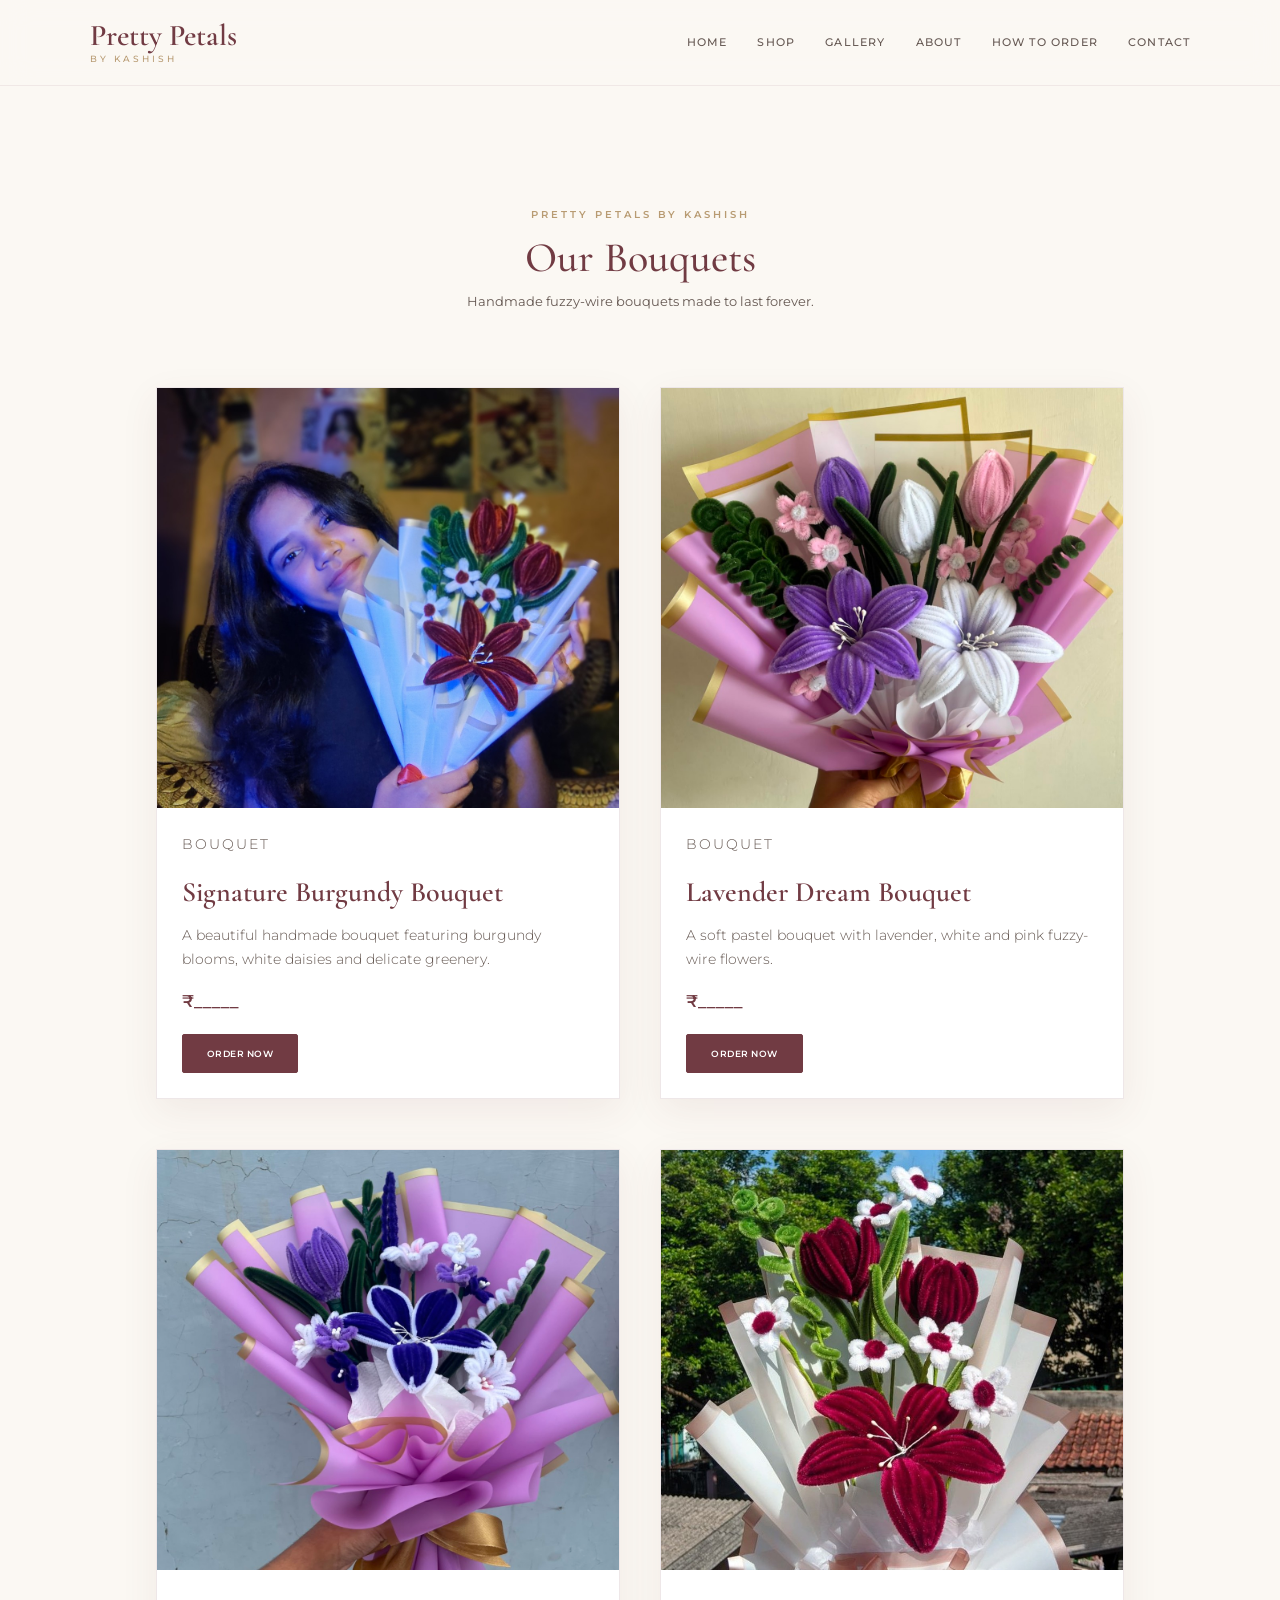
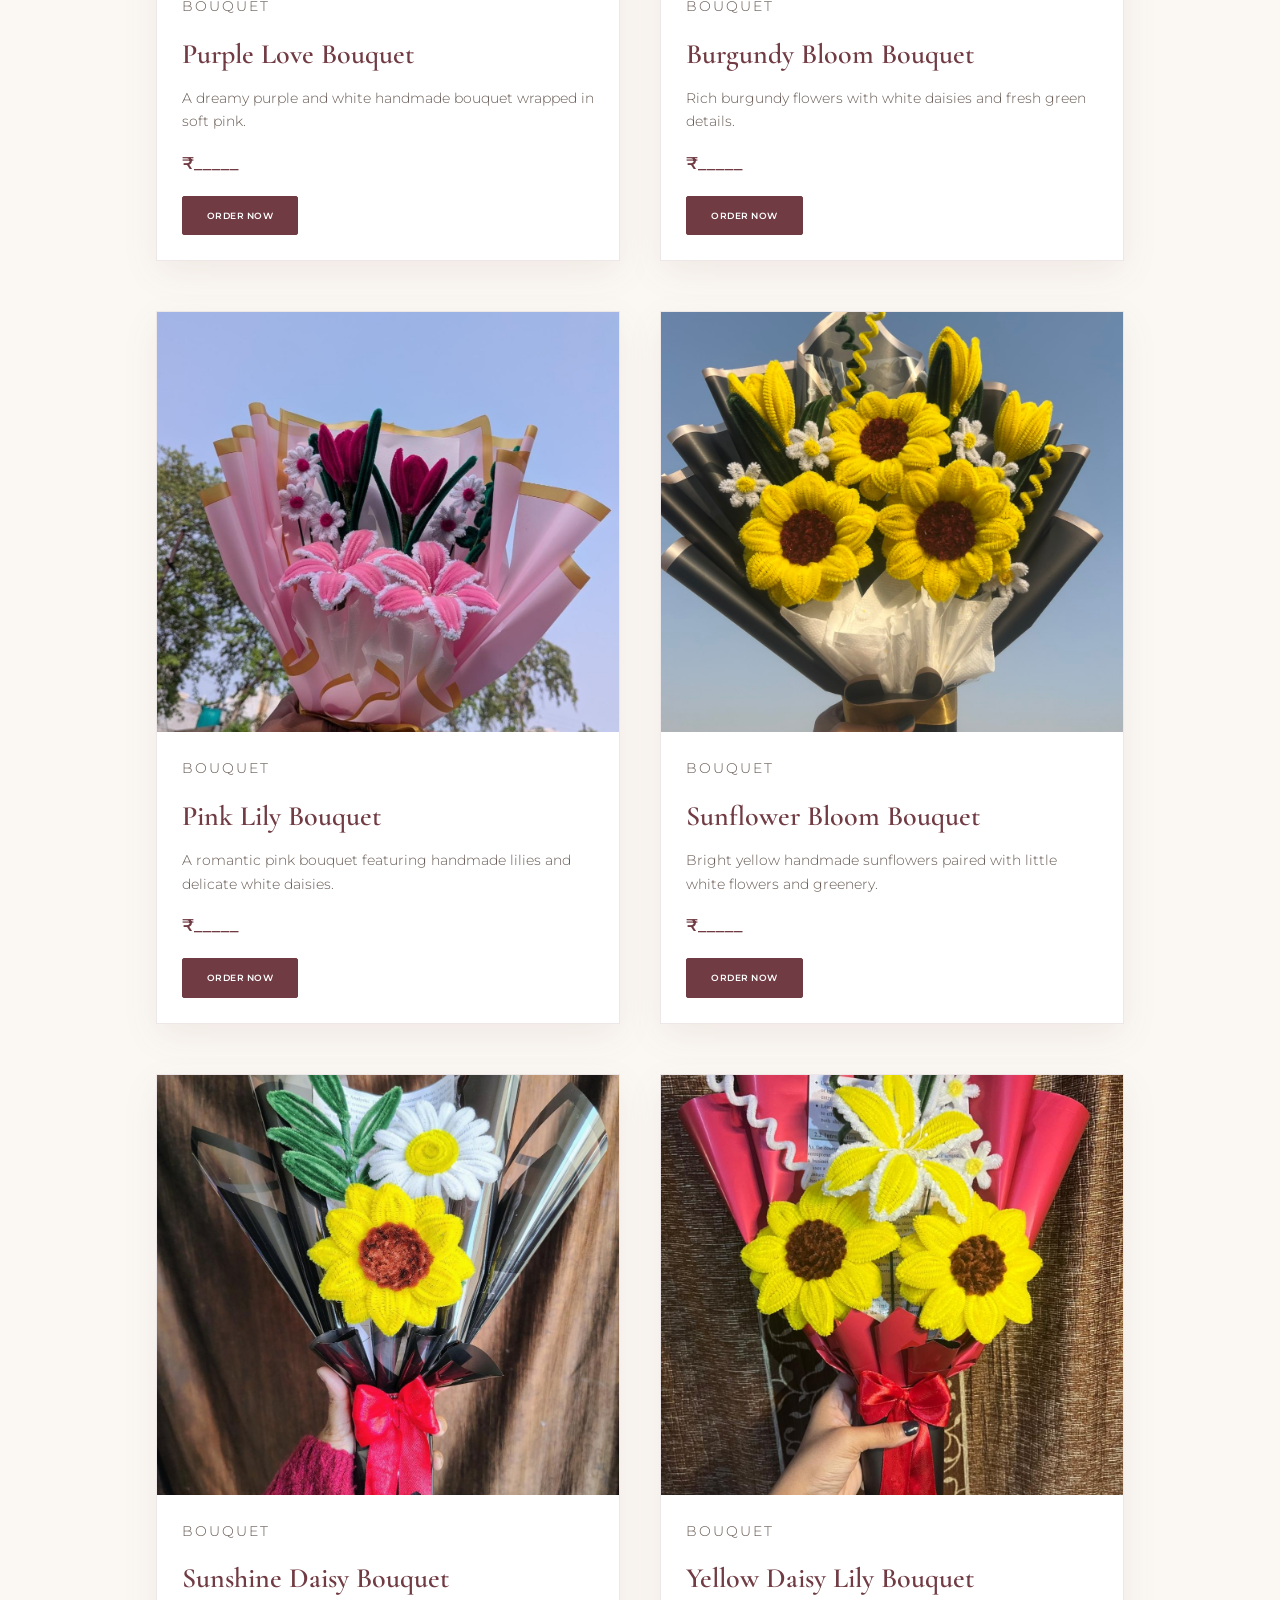
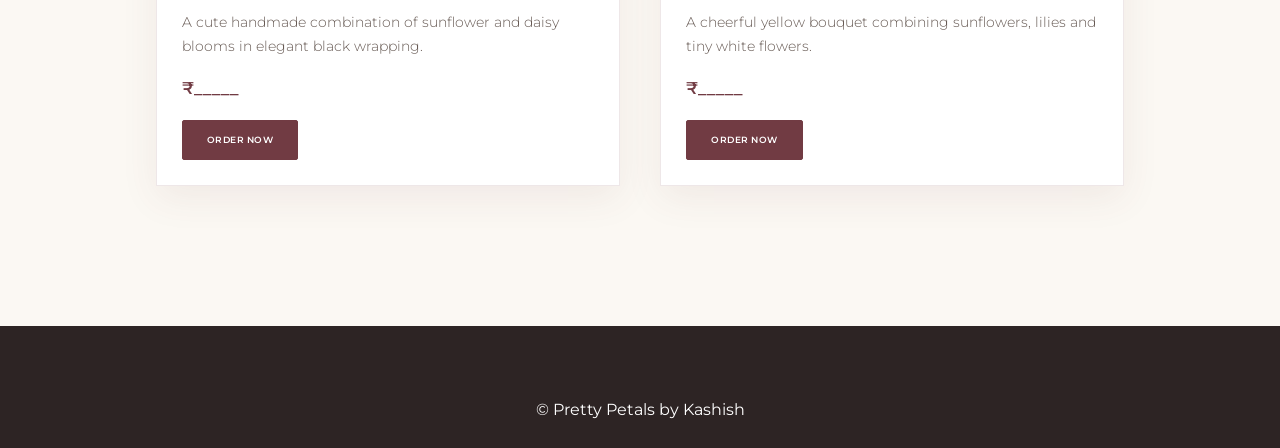
<file: bouquets.html>
<!DOCTYPE html>
<html lang="en">

<head>
    <meta charset="UTF-8">
    <meta name="viewport" content="width=device-width, initial-scale=1.0">

    <title>Bouquets | Pretty Petals by Kashish</title>

    <link rel="stylesheet" href="style.css">
</head>

<body class="bouquet-page">
<!-- ================= NAVIGATION ================= -->

<header class="navbar">

    <div class="logo">
        Pretty Petals
        <span>BY KASHISH</span>
    </div>

    <nav class="nav-links">
        <a href="index.html">Home</a>
        <a href="index.html#shop">Shop</a>
        <a href="index.html#gallery">Gallery</a>
        <a href="index.html#about">About</a>
        <a href="index.html#order">How to Order</a>
        <a href="index.html#contact">Contact</a>
    </nav>

</header>


<!-- ================= BOUQUETS ================= -->

<section class="shop-section">

    <div class="section-heading">

        <p class="eyebrow">PRETTY PETALS BY KASHISH</p>

        <h2>Our Bouquets</h2>

        <p>
            Handmade fuzzy-wire bouquets made to last forever.
        </p>

    </div>


    <div class="products">


        <!-- BOUQUET 1 -->

        <div class="product-card">

            <img src="mewithbouquet.jpg"
                 alt="Signature Burgundy Bouquet">

            <div class="product-info">

                <p class="product-category">BOUQUET</p>

                <h3>Signature Burgundy Bouquet</h3>

                <p>
                    A beautiful handmade bouquet featuring burgundy blooms,
                    white daisies and delicate greenery.
                </p>

                <strong>₹_____</strong>

                <a href="https://wa.me/918178930376"
                   target="_blank"
                   class="product-btn">
                    ORDER NOW
                </a>

            </div>

        </div>


        <!-- BOUQUET 2 -->

        <div class="product-card">

            <img src="bouquet1.jpg"
                 alt="Lavender Dream Bouquet">

            <div class="product-info">

                <p class="product-category">BOUQUET</p>

                <h3>Lavender Dream Bouquet</h3>

                <p>
                    A soft pastel bouquet with lavender, white and pink
                    fuzzy-wire flowers.
                </p>

                <strong>₹_____</strong>

                <a href="https://wa.me/918178930376"
                   target="_blank"
                   class="product-btn">
                    ORDER NOW
                </a>

            </div>

        </div>


        <!-- BOUQUET 3 -->

        <div class="product-card">

            <img src="bouquet2.jpg"
                 alt="Purple Love Bouquet">

            <div class="product-info">

                <p class="product-category">BOUQUET</p>

                <h3>Purple Love Bouquet</h3>

                <p>
                    A dreamy purple and white handmade bouquet wrapped
                    in soft pink.
                </p>

                <strong>₹_____</strong>

                <a href="https://wa.me/918178930376"
                   target="_blank"
                   class="product-btn">
                    ORDER NOW
                </a>

            </div>

        </div>


        <!-- BOUQUET 4 -->

        <div class="product-card">

            <img src="bouquet3.jpg"
                 alt="Burgundy Bloom Bouquet">

            <div class="product-info">

                <p class="product-category">BOUQUET</p>

                <h3>Burgundy Bloom Bouquet</h3>

                <p>
                    Rich burgundy flowers with white daisies and
                    fresh green details.
                </p>

                <strong>₹_____</strong>

                <a href="https://wa.me/918178930376"
                   target="_blank"
                   class="product-btn">
                    ORDER NOW
                </a>

            </div>

        </div>


        <!-- BOUQUET 5 -->

        <div class="product-card">

            <img src="bouquet4.jpg"
                 alt="Pink Lily Bouquet">

            <div class="product-info">

                <p class="product-category">BOUQUET</p>

                <h3>Pink Lily Bouquet</h3>

                <p>
                    A romantic pink bouquet featuring handmade lilies
                    and delicate white daisies.
                </p>

                <strong>₹_____</strong>

                <a href="https://wa.me/918178930376"
                   target="_blank"
                   class="product-btn">
                    ORDER NOW
                </a>

            </div>

        </div>


        <!-- BOUQUET 6 -->

        <div class="product-card">

            <img src="bouquet5.jpg"
                 alt="Sunflower Bloom Bouquet">

            <div class="product-info">

                <p class="product-category">BOUQUET</p>

                <h3>Sunflower Bloom Bouquet</h3>

                <p>
                    Bright yellow handmade sunflowers paired with
                    little white flowers and greenery.
                </p>

                <strong>₹_____</strong>

                <a href="https://wa.me/918178930376"
                   target="_blank"
                   class="product-btn">
                    ORDER NOW
                </a>

            </div>

        </div>


        <!-- BOUQUET 7 -->

        <div class="product-card">

            <img src="bouquet6.jpg"
                 alt="Sunshine Daisy Bouquet">

            <div class="product-info">

                <p class="product-category">BOUQUET</p>

                <h3>Sunshine Daisy Bouquet</h3>

                <p>
                    A cute handmade combination of sunflower and
                    daisy blooms in elegant black wrapping.
                </p>

                <strong>₹_____</strong>

                <a href="https://wa.me/918178930376"
                   target="_blank"
                   class="product-btn">
                    ORDER NOW
                </a>

            </div>

        </div>


        <!-- BOUQUET 8 -->

        <div class="product-card">

            <img src="bouquet7.jpg"
                 alt="Yellow Daisy Lily Bouquet">

            <div class="product-info">

                <p class="product-category">BOUQUET</p>

                <h3>Yellow Daisy Lily Bouquet</h3>

                <p>
                    A cheerful yellow bouquet combining sunflowers,
                    lilies and tiny white flowers.
                </p>

                <strong>₹_____</strong>

                <a href="https://wa.me/918178930376"
                   target="_blank"
                   class="product-btn">
                    ORDER NOW
                </a>

            </div>

        </div>


    </div>

</section>


<!-- ================= FOOTER ================= -->

<footer class="footer">

    <p>© Pretty Petals by Kashish</p>

</footer>


</body>
</html>
</file>
<file: style.css>
@import url('https://fonts.googleapis.com/css2?family=Cormorant+Garamond:wght@400;500;600;700&family=Montserrat:wght@300;400;500;600&display=swap');


/* =========================================
   VARIABLES
========================================= */

:root {
    --ivory: #fbf8f3;
    --cream: #f4ede5;
    --blush: #ead4d1;
    --rose: #b77b7d;
    --burgundy: #713b43;
    --brown: #665953;
    --dark: #292323;
    --white: #ffffff;
    --gold: #b89b72;

    --serif: 'Cormorant Garamond', serif;
    --sans: 'Montserrat', sans-serif;
}


/* =========================================
   RESET
========================================= */

* {
    margin: 0;
    padding: 0;
    box-sizing: border-box;
}

html {
    scroll-behavior: smooth;
}

body {
    background: var(--ivory);
    color: var(--dark);
    font-family: var(--sans);
    line-height: 1.7;
    overflow-x: hidden;
}

a {
    color: inherit;
    text-decoration: none;
}

img {
    max-width: 100%;
}


/* =========================================
   NAVBAR
========================================= */

.navbar {
    position: sticky;
    top: 0;
    z-index: 1000;

    display: flex;
    align-items: center;
    justify-content: space-between;

    padding: 22px 7%;

    background: rgba(251, 248, 243, 0.92);

    backdrop-filter: blur(15px);

    border-bottom: 1px solid rgba(113, 59, 67, 0.08);
}

.logo {
    font-family: var(--serif);
    font-size: 30px;
    font-weight: 600;
    line-height: 0.9;

    color: var(--burgundy);
}

.logo span {
    display: block;

    margin-top: 6px;

    font-family: var(--sans);
    font-size: 9px;
    font-weight: 500;

    letter-spacing: 3px;

    color: var(--gold);
}

.nav-links {
    display: flex;
    gap: 30px;
}

.nav-links a {
    position: relative;

    font-size: 11px;
    font-weight: 500;

    letter-spacing: 1.2px;
    text-transform: uppercase;

    color: var(--brown);

    transition: 0.3s ease;
}

.nav-links a:hover {
    color: var(--burgundy);
}

.nav-links a::after {
    content: "";

    position: absolute;
    left: 0;
    bottom: -7px;

    width: 0;
    height: 1px;

    background: var(--burgundy);

    transition: 0.3s ease;
}

.nav-links a:hover::after {
    width: 100%;
}

.menu-btn {
    display: none;

    border: none;
    background: none;

    font-size: 25px;

    color: var(--burgundy);
}


/* =========================================
   HERO
   THIS IS THE NEW DISSOLVED PHOTO
========================================= */

.hero {
    position: relative;

    min-height: 88vh;

    display: flex;
    align-items: center;

    padding: 80px 9%;

    overflow: hidden;

    background:
        radial-gradient(
            circle at 75% 45%,
            rgba(234, 212, 209, 0.45),
            transparent 35%
        ),
        var(--ivory);
}


/* =========================================
   FULL SCREEN DISSOLVED HERO PHOTO
========================================= */

.hero {
    position: relative;
    overflow: hidden;
    min-height: 88vh;

    display: flex;
    align-items: center;

    padding: 80px 9%;

    background: var(--ivory);
}

/* Make the image cover the whole hero */

.hero-image {
    display: flex;
    ...
}
.hero-image img {
    width: 100%;
    height: 100%;
    object-fit: cover;

    /* This creates the soft/dissolved effect */
    -webkit-mask-image: radial-gradient(
        ellipse at center,
        black 25%,
        rgba(0,0,0,0.8) 45%,
        rgba(0,0,0,0.35) 70%,
        transparent 100%
    );

    mask-image: radial-gradient(
        ellipse at center,
        black 25%,
        rgba(0,0,0,0.8) 45%,
        rgba(0,0,0,0.35) 70%,
        transparent 100%
    );

    opacity: 0.38;
}

/* Keep your text ABOVE the photo */
.hero-text {
    position: relative;
    z-index: 2;
}
/* HERO TEXT */

.hero-content {
    position: relative;

    z-index: 2;

    max-width: 650px;
}

.eyebrow {
    margin-bottom: 15px;

    font-size: 10px;
    font-weight: 600;

    letter-spacing: 3px;

    text-transform: uppercase;

    color: var(--gold);
}

.hero h1 {
    margin-bottom: 25px;

    font-family: var(--serif);

    font-size: clamp(65px, 8vw, 110px);

    font-weight: 500;

    line-height: 0.82;

    letter-spacing: -2px;

    color: var(--dark);
}

.hero h1 span {
    display: block;

    color: var(--burgundy);

    font-style: italic;
}

.hero-description {
    max-width: 530px;

    margin-bottom: 35px;

    font-size: 14px;
    font-weight: 300;

    color: var(--brown);
}

.hero-buttons {
    display: flex;

    gap: 15px;

    flex-wrap: wrap;
}


/* HERO TAGLINE */

.hero-tagline {
    position: absolute;

    bottom: 50px;
    right: 12%;

    z-index: 2;

    font-family: var(--serif);

    font-size: 19px;

    font-style: italic;

    color: var(--burgundy);
}


/* =========================================
   BUTTONS
========================================= */

.btn {
    display: inline-flex;

    align-items: center;
    justify-content: center;

    min-height: 52px;

    padding: 0 30px;

    font-size: 10px;
    font-weight: 600;

    letter-spacing: 1.5px;

    text-transform: uppercase;

    transition: 0.3s ease;
}

.btn:hover {
    transform: translateY(-3px);
}

.btn-primary {
    background: var(--burgundy);

    color: var(--white);

    box-shadow:
        0 12px 30px rgba(113, 59, 67, 0.18);
}

.btn-primary:hover {
    background: #5d3037;
}

.btn-outline {
    border: 1px solid rgba(113, 59, 67, 0.3);

    color: var(--burgundy);

    background: rgba(255,255,255,0.25);
}

.btn-outline:hover {
    background: var(--white);
}


/* =========================================
   INTRO
========================================= */

.intro {
    padding: 120px 20px;

    text-align: center;

    background: var(--white);
}

.intro h2 {
    margin-bottom: 25px;

    font-family: var(--serif);

    font-size: clamp(45px, 6vw, 75px);

    font-weight: 500;

    line-height: 0.9;

    color: var(--burgundy);
}

.intro > p:last-child {
    max-width: 650px;

    margin: auto;

    font-size: 14px;

    font-weight: 300;

    color: var(--brown);
}


/* =========================================
   SECTION HEADINGS
========================================= */

.section-heading {
    max-width: 700px;

    margin: 0 auto 55px;

    text-align: center;
}

.section-heading h2 {
    margin-bottom: 15px;

    font-family: var(--serif);

    font-size: clamp(42px, 5vw, 68px);

    font-weight: 500;

    line-height: 0.95;

    color: var(--burgundy);
}

.section-heading > p:last-child {
    max-width: 550px;

    margin: auto;

    font-size: 13px;

    color: var(--brown);
}


/* =========================================
   SHOP
========================================= */

.shop-section {
    padding: 120px 7%;
}

.category-grid {
    display: grid;

    grid-template-columns: repeat(3, 1fr);

    gap: 20px;
}

.category-card {
    overflow: hidden;

    background: var(--white);

    border: 1px solid rgba(113, 59, 67, 0.08);

    transition: 0.4s ease;
}

.category-card:hover {
    transform: translateY(-8px);

    box-shadow:
        0 25px 50px rgba(113, 59, 67, 0.12);
}

.category-image {
    height: 260px;

    overflow: hidden;

    background: var(--blush);
}

.category-image img {
    width: 100%;
    height: 100%;

    object-fit: cover;

    transition: transform 0.5s ease;
}

.category-card:hover .category-image img {
    transform: scale(1.05);
}

.category-soft {
    display: flex;

    align-items: center;
    justify-content: center;

    font-size: 75px;
}

.category-info {
    padding: 25px;
}

.category-info h3 {
    margin-bottom: 8px;

    font-family: var(--serif);

    font-size: 29px;

    color: var(--burgundy);
}

.category-info p {
    min-height: 45px;

    font-size: 11px;

    font-weight: 300;

    color: var(--brown);
}

.category-info span {
    display: inline-block;

    margin-top: 15px;

    font-size: 10px;

    font-weight: 600;

    letter-spacing: 1px;

    text-transform: uppercase;

    color: var(--burgundy);
}


/* =========================================
   PRODUCTS
========================================= */

.products-section {
    padding: 120px 7%;

    background: var(--cream);
}

.product-grid {
    display: grid;

    grid-template-columns: repeat(4, 1fr);

    gap: 20px;
}



.product-card:hover {
    transform: translateY(-7px);

    box-shadow:
        0 25px 50px rgba(113, 59, 67, 0.12);
}

.product-card > img {
    display: block;

    width: 100%;
    height: 300px;

    object-fit: cover;
}

.product-info {
    padding: 22px;
}

.product-category {
    margin-bottom: 7px;

    font-size: 9px;

    font-weight: 600;

    letter-spacing: 2px;

    color: var(--gold);
}

.product-info h3 {
    margin-bottom: 8px;

    font-family: var(--serif);

    font-size: 25px;

    color: var(--burgundy);
}

.product-price {
    margin-bottom: 18px;

    font-size: 12px;

    color: var(--brown);
}

.product-btn {
    display: block;

    padding: 11px;

    border: 1px solid rgba(113, 59, 67, 0.2);

    text-align: center;

    font-size: 9px;

    font-weight: 600;

    letter-spacing: 1px;

    text-transform: uppercase;

    color: var(--burgundy);

    transition: 0.3s ease;
}

.product-btn:hover {
    background: var(--burgundy);

    color: var(--white);
}


/* =========================================
   ABOUT
========================================= */

.about-section {
    display: grid;

    grid-template-columns: 1fr 1fr;

    min-height: 650px;

    align-items: center;
}

.about-image {
    height: 100%;

    min-height: 650px;

    overflow: hidden;

    background: var(--blush);
}

.about-image img {
    width: 100%;
    height: 100%;

    object-fit: cover;
}

.about-content {
    padding: 80px 10%;
}

.about-content h2 {
    margin-bottom: 25px;

    font-family: var(--serif);

    font-size: clamp(45px, 5vw, 70px);

    font-weight: 500;

    line-height: 0.9;

    color: var(--dark);
}

.about-content h2 span {
    display: block;

    color: var(--burgundy);

    font-style: italic;
}

.about-content p {
    margin-bottom: 18px;

    font-size: 13px;

    font-weight: 300;

    color: var(--brown);
}


/* =========================================
   GALLERY
========================================= */

.gallery-section {
    padding: 120px 7%;

    text-align: center;

    background: var(--white);
}

.gallery-grid {
    display: grid;

    grid-template-columns: repeat(4, 1fr);

    grid-auto-rows: 250px;

    gap: 12px;

    margin-bottom: 45px;
}

.gallery-item {
    overflow: hidden;

    background: var(--cream);
}


.gallery-item:hover img {
    transform: scale(1.04);
}

.gallery-item.large {
    grid-column: span 2;

    grid-row: span 2;
}

.instagram-button {
    display: inline-block;

    padding: 15px 30px;

   background: #713b43:
    font-size: 10px;

    font-weight: 600;

    letter-spacing: 1px;

    text-transform: uppercase;

    color: var(--burgundy);

    transition: 0.3s ease;
}

.instagram-button:hover {
    background: var(--burgundy);

    color: var(--white);
}


/* =========================================
   CUSTOM ORDER
========================================= */

.custom-section {
    padding: 130px 20px;

    text-align: center;

    background: var(--burgundy);

    color: var(--white);
}

.custom-section h2 {
    max-width: 800px;

    margin: 0 auto 25px;

    font-family: var(--serif);

    font-size: clamp(50px, 7vw, 85px);

    font-weight: 500;

    line-height: 0.9;
}

.custom-section h2 span {
    display: block;

    font-style: italic;

    color: var(--blush);
}

.custom-section > p:not(.eyebrow) {
    max-width: 600px;

    margin: 0 auto 35px;

    font-size: 13px;

    font-weight: 300;

    opacity: 0.85;
}

.custom-section .btn-primary {
    background: var(--white);

    color: var(--burgundy);
}


/* =========================================
   HOW TO ORDER
========================================= */

.order-section {
    padding: 120px 7%;
}

.steps-grid {
    display: grid;

    grid-template-columns: repeat(4, 1fr);

    gap: 30px;
}

.step {
    padding: 30px;

    border-top: 1px solid rgba(113, 59, 67, 0.25);
}

.step > span {
    display: block;

    margin-bottom: 25px;

    font-family: var(--serif);

    font-size: 35px;

    color: var(--gold);
}

.step h3 {
    margin-bottom: 12px;

    font-family: var(--serif);

    font-size: 28px;

    color: var(--burgundy);
}

.step p {
    font-size: 12px;

    font-weight: 300;

    color: var(--brown);
}


/* =========================================
   CONTACT
========================================= */

.contact-section {
    padding: 120px 7%;

    text-align: center;

    background: var(--cream);
}

.contact-content {
    max-width: 800px;

    margin: auto;
}

.contact-content h2 {
    margin-bottom: 20px;

    font-family: var(--serif);

    font-size: clamp(50px, 7vw, 80px);

    font-weight: 500;

    line-height: 0.9;
}

.contact-content h2 span {
    display: block;

    color: var(--burgundy);

    font-style: italic;
}

.contact-content > p:not(.eyebrow) {
    max-width: 550px;

    margin: 0 auto 35px;

    font-size: 13px;

    font-weight: 300;

    color: var(--brown);
}

.contact-buttons {
    display: flex;

    justify-content: center;

    gap: 12px;

    flex-wrap: wrap;
}

.contact-button {
    min-width: 140px;

    padding: 15px 25px;

    background: var(--white);

    border: 1px solid rgba(113, 59, 67, 0.15);

    font-size: 10px;

    font-weight: 600;

    letter-spacing: 1px;

    text-transform: uppercase;

    color: var(--burgundy);

    transition: 0.3s ease;
}

.contact-button:hover {
    background: var(--burgundy);

    color: var(--white);
}


/* =========================================
   FOOTER
========================================= */

footer {
    padding: 70px 7% 25px;

    text-align: center;

    background: #2d2424;

    color: var(--white);
}

.footer-brand h2 {
    font-family: var(--serif);

    font-size: 40px;

    font-weight: 500;
}

.footer-brand p {
    margin-top: -8px;

    font-size: 9px;

    letter-spacing: 3px;

    color: var(--gold);
}

.footer-brand span {
    display: block;

    margin-top: 15px;

    font-family: var(--serif);

    font-size: 18px;

    font-style: italic;

    color: var(--blush);
}

.footer-links {
    display: flex;

    justify-content: center;

    gap: 25px;

    margin: 40px 0;
}

.footer-links a {
    font-size: 9px;

    letter-spacing: 1px;

    text-transform: uppercase;

    opacity: 0.75;
}

.footer-bottom {
    padding-top: 20px;

    border-top: 1px solid rgba(255,255,255,0.1);
}

.footer-bottom p {
    font-size: 9px;

    opacity: 0.5;
}


/* =========================================
   TABLET
========================================= */

@media (max-width: 1000px) {

    .category-grid {
        grid-template-columns: repeat(2, 1fr);
    }

    .product-grid {
        grid-template-columns: repeat(2, 1fr);
    }

    .steps-grid {
        grid-template-columns: repeat(2, 1fr);
    }

    .hero-image {
        width: 70%;
    }
}


/* =========================================
   MOBILE
========================================= */

@media (max-width: 700px) {

    .navbar {
        padding: 18px 6%;
    }

    .nav-links {
        display: none;
    }

    .menu-btn {
        display: block;
    }


    /* MOBILE HERO */

    .hero {
        min-height: 820px;

        padding: 90px 7% 80px;

        justify-content: center;

        text-align: center;
    }

    .hero-content {
        max-width: 100%;
    }

    .hero h1 {
        font-size: clamp(58px, 17vw, 90px);
    }

    .hero-description {
        margin-left: auto;
        margin-right: auto;
    }

    .hero-buttons {
        justify-content: center;
    }


    /* MOBILE DISSOLVED IMAGE */

    .hero-image {
        top: 180px;
        right: 0;

        width: 100%;
        height: 520px;

        opacity: 0.9;
    }

    .hero-image img {
        opacity: 0.30;

        -webkit-mask-image:
            radial-gradient(
                ellipse at center,
                black 15%,
                rgba(0,0,0,0.7) 40%,
                rgba(0,0,0,0.25) 65%,
                transparent 85%
            );

        mask-image:
            radial-gradient(
                ellipse at center,
                black 15%,
                rgba(0,0,0,0.7) 40%,
                rgba(0,0,0,0.25) 65%,
                transparent 85%
            );
    }

    .hero-tagline {
        right: auto;
        left: 0;

        width: 100%;

        bottom: 35px;

        text-align: center;
    }


    .intro,
    .shop-section,
    .products-section,
    .gallery-section,
    .order-section,
    .contact-section {
        padding: 80px 6%;
    }


    .category-grid {
        grid-template-columns: 1fr;
    }

    .product-grid {
        grid-template-columns: 1fr 1fr;
    }

    .product-card > img {
        height: 240px;
    }


    .about-section {
        grid-template-columns: 1fr;
    }

    .about-image {
        min-height: 400px;
    }

    .about-content {
        padding: 70px 7%;
    }


    .gallery-grid {
        grid-template-columns: 1fr 1fr;

        grid-auto-rows: 180px;
    }

    .gallery-item.large {
        grid-column: span 2;

        grid-row: span 1;
    }


    .steps-grid {
        grid-template-columns: 1fr;
    }

    .footer-links {
        flex-wrap: wrap;
    }
}


/* =========================================
   SMALL PHONES
========================================= */

@media (max-width: 450px) {

    .logo {
        font-size: 26px;
    }

    .product-grid {
        grid-template-columns: 1fr;
    }

    .product-card > img {
        height: 280px;
    }

    .hero-buttons {
        flex-direction: column;
    }

    .btn {
        width: 100%;
    }

    .contact-buttons {
        flex-direction: column;
    }

    .contact-button {
        width: 100%;
    }
}
/* ================================
   PRODUCT & GALLERY IMAGE SIZE
================================ */

.product-card {
    overflow: hidden;
}

.product-card img {
    width: 100%;
    height: 260px;
    object-fit: cover;
    display: block;
}

.gallery-grid {
    display: grid;
    grid-template-columns: repeat(4, 1fr);
    gap: 15px;
}

.gallery-grid img {
    width: 100%;
    height: 250px;
    object-fit: cover;
    display: block;
}

/* Mobile */
@media (max-width: 700px) {
    .product-card img {
        height: 220px;
    }

    .gallery-grid {
        grid-template-columns: 1fr 1fr;
    }

    .gallery-grid img {
        height: 180px;
    }
}
/* =========================================
   HERO - FULL BACKGROUND DISSOLVED PHOTO
========================================= */

.hero {
    position: relative !important;
    overflow: hidden !important;
    min-height: 88vh !important;

    display: flex !important;
    align-items: center !important;

    padding: 80px 9% !important;

    background: var(--ivory) !important;
}

/* FULL HERO PHOTO */
.hero-image {
    position: absolute !important;
    inset: 0 !important;

    width: 100% !important;
    height: 100% !important;

    display: block !important;

    z-index: 0 !important;

    pointer-events: none !important;
}

/* PHOTO ITSELF */
.hero-image img {
    position: absolute !important;
    inset: -5% !important;

    width: 110% !important;
    height: 110% !important;

    max-width: none !important;

    object-fit: cover !important;

    opacity: 0.32 !important;

    border-radius: 0 !important;

    /*
       DISSOLVE THE PHOTO INTO THE BACKGROUND
       on every side
    */
    -webkit-mask-image: radial-gradient(
        ellipse 75% 70% at center,
        black 15%,
        rgba(0,0,0,0.85) 40%,
        rgba(0,0,0,0.45) 65%,
        transparent 100%
    ) !important;

    mask-image: radial-gradient(
        ellipse 75% 70% at center,
        black 15%,
        rgba(0,0,0,0.85) 40%,
        rgba(0,0,0,0.45) 65%,
        transparent 100%
    ) !important;
}

/* TEXT MUST STAY ABOVE PHOTO */
.hero-text {
    position: relative !important;
    z-index: 5 !important;
}

/* Make the text easier to read */
.hero-text h1,
.hero-text p,
.hero-text .small-heading,
.hero-text .hero-buttons {
    position: relative;
    z-index: 6;
}


/* =========================================
   MOBILE
========================================= */

@media (max-width: 700px) {

    .hero {
        min-height: 90vh !important;
        padding: 70px 6% !important;
    }

    .hero-image {
        inset: 0 !important;
    }

    .hero-image img {
        inset: -10% !important;

        width: 120% !important;
        height: 120% !important;

        opacity: 0.27 !important;

        -webkit-mask-image: radial-gradient(
            ellipse 90% 65% at center,
            black 10%,
            rgba(0,0,0,0.75) 45%,
            rgba(0,0,0,0.3) 70%,
            transparent 100%
        ) !important;

        mask-image: radial-gradient(
            ellipse 90% 65% at center,
            black 10%,
            rgba(0,0,0,0.75) 45%,
            rgba(0,0,0,0.3) 70%,
            transparent 100%
        ) !important;
    }
}
/* =========================================
   PREMIUM PRODUCT CARDS
========================================= */

.products {
    display: grid;
    grid-template-columns: repeat(3, 1fr);
    gap: 28px;
    max-width: 1200px;
    margin: 50px auto 0;
}

.product-card {
    background: #ffffff;
    overflow: hidden;
    border: 1px solid rgba(113, 59, 67, 0.08);
    transition: transform 0.35s ease, box-shadow 0.35s ease;
}

.product-card:hover {
    transform: translateY(-6px);
    box-shadow: 0 20px 45px rgba(113, 59, 67, 0.12);
}

.product-card img {
    width: 100%;
    height: 300px;
    object-fit: cover;
    display: block;
}

.product-info {
    padding: 22px;
}

.product-info h3 {
    margin-bottom: 7px;
    font-family: var(--serif);
    font-size: 28px;
    font-weight: 600;
    color: var(--burgundy);
}

.product-info p {
    margin-bottom: 12px;
    font-size: 12px;
    font-weight: 300;
    color: var(--brown);
}

.product-info strong {
    font-size: 12px;
    font-weight: 600;
    color: var(--burgundy);
}


/* MOBILE */

@media (max-width: 700px) {

    .products {
        grid-template-columns: 1fr 1fr;
        gap: 14px;
    }

    .product-card img {
        height: 210px;
    }

    .product-info {
        padding: 15px;
    }

    .product-info h3 {
        font-size: 22px;
    }

    .product-info p {
        font-size: 10px;
    }
}


@media (max-width: 450px) {

    .products {
        grid-template-columns: 1fr;
    }

    .product-card img {
        height: 280px;
    }
}
.product-category {
    margin-bottom: 8px;
    font-size: 9px;
    font-weight: 600;
    letter-spacing: 2px;
    color: var(--gold);
}

.product-info strong {
    display: block;
    margin-top: 12px;
    color: var(--burgundy);
}

.product-btn {
    display: block;
    margin-top: 18px;
    padding: 12px;
    border: 1px solid rgba(113, 59, 67, 0.2);
    text-align: center;
    font-size: 9px;
    font-weight: 600;
    letter-spacing: 1px;
    text-transform: uppercase;
    color: var(--burgundy);
    transition: 0.3s ease;
}

.product-btn:hover {
    background: var(--burgundy);
    color: white;
}
/* =========================================
   MOBILE MENU
========================================= */

@media (max-width: 700px) {

    .navbar {
        position: relative;
    }

    .menu-btn {
        display: block;
        border: none;
        background: transparent;
        font-size: 26px;
        color: var(--burgundy);
        cursor: pointer;
    }

    .navbar nav {
        display: none;
        position: absolute;
        top: 100%;
        left: 0;
        width: 100%;

        padding: 25px;

        background: var(--ivory);
        border-top: 1px solid rgba(113, 59, 67, 0.1);
        box-shadow: 0 15px 30px rgba(113, 59, 67, 0.08);
    }

    .navbar nav.mobile-menu {
        display: flex;
        flex-direction: column;
        align-items: center;
        gap: 20px;
    }

    .navbar nav a {
        font-size: 12px;
    }
}
/* =========================================
   MOBILE MENU - FINAL
========================================= */

@media (max-width: 700px) {

    .navbar {
        position: relative !important;
    }

    .menu-btn {
        display: block !important;
        border: none !important;
        background: transparent !important;
        font-size: 28px !important;
        color: var(--burgundy) !important;
        cursor: pointer !important;
        z-index: 1001 !important;
    }

    .navbar nav {
        display: none !important;

        position: absolute !important;
        top: 100% !important;
        left: 0 !important;
        right: 0 !important;

        width: 100% !important;

        padding: 25px 20px !important;

        background: var(--ivory) !important;

        box-shadow: 0 15px 35px rgba(113, 59, 67, 0.12) !important;

        flex-direction: column !important;
        align-items: center !important;
        gap: 22px !important;

        z-index: 1000 !important;
    }

    .navbar nav.show-menu {
        display: flex !important;
    }

    .navbar nav a {
        display: block !important;
        font-size: 12px !important;
    }
}
/* =========================================
   WORKING MOBILE MENU
========================================= */

@media (max-width: 700px) {

    .menu-btn {
        display: block !important;
        position: relative;
        z-index: 9999;
        cursor: pointer;
    }

    .nav-links {
        display: none !important;

        position: absolute !important;
        top: 100% !important;
        left: 0 !important;

        width: 100% !important;

        padding: 25px 0 !important;

        background: #fbf8f3 !important;

        flex-direction: column !important;
        align-items: center !important;
        gap: 20px !important;

        box-shadow: 0 15px 30px rgba(113, 59, 67, 0.12) !important;

        z-index: 9998 !important;
    }

    .nav-links.show-menu {
        display: flex !important;
    }

    .nav-links a {
        display: block !important;
        font-size: 12px !important;
    }
}
/* MOBILE MENU */

@media (max-width: 700px) {

    .navbar {
        position: relative;
    }

    .menu-btn {
        display: block !important;
        border: none;
        background: transparent;
        font-size: 28px;
        color: var(--burgundy);
        cursor: pointer;
        z-index: 1001;
    }

    .nav-links {
        display: none !important;

        position: absolute;
        top: 100%;
        left: 0;

        width: 100%;

        padding: 25px 20px;

        background: var(--ivory);

        flex-direction: column;
        align-items: center;
        gap: 20px;

        box-shadow: 0 15px 30px rgba(113, 59, 67, 0.12);

        z-index: 1000;
    }

    .nav-links.show-menu {
        display: flex !important;
    }

    .nav-links a {
        display: block;
        font-size: 12px;
    }
}
/* =========================================
   MOBILE MENU - NO JAVASCRIPT
========================================= */

#menu-toggle {
    display: none;
}

@media (max-width: 700px) {

    .menu-btn {
        display: block !important;
        font-size: 28px;
        color: var(--burgundy);
        cursor: pointer;
        z-index: 9999;
        position: relative;
    }

    .nav-links {
        display: none !important;
    }

    #menu-toggle:checked ~ .nav-links {
        display: flex !important;

        position: absolute;
        top: 100%;
        left: 0;

        width: 100%;

        padding: 25px 20px;

        background: var(--ivory);

        flex-direction: column;
        align-items: center;
        gap: 20px;

        box-shadow: 0 15px 30px rgba(113, 59, 67, 0.12);

        z-index: 9998;
    }

    #menu-toggle:checked ~ .nav-links a {
        display: block;
    }
}
/* ORDER NOW BUTTON */

.order-btn {
    display: block;
    width: 100%;
    margin-top: 15px;
    padding: 12px 15px;

    background: var(--burgundy);
    color: #ffffff !important;

    text-align: center;
    text-decoration: none;

    font-size: 10px;
    font-weight: 600;
    letter-spacing: 1.5px;
    text-transform: uppercase;

    border: 1px solid var(--burgundy);

    transition: all 0.3s ease;
}

.order-btn:hover {
    background: #5d3037;
    color: #ffffff !important;
    transform: translateY(-2px);
}
/* ALL ORDER NOW BUTTONS */

.order-btn {
    display: block;
    width: 100%;
    margin-top: 15px;
    padding: 12px 15px;

    background: #743D45;
    color: #ffffff !important;

    text-align: center;
    text-decoration: none;

    font-size: 10px;
    font-weight: 600;
    letter-spacing: 1.5px;
    text-transform: uppercase;

    border: 1px solid #743D45;
    transition: all 0.3s ease;
}

.order-btn:hover {
    background: #5d3037;
    color: #ffffff !important;
}
.sunflower-btn {
    background: white !important;
    color: #743D45 !important;
    border: 1px solid #743D45 !important;
}

.order-btn.sunflower-btn:hover {
    background: #743D45 !important;
    color: white !important;
}
.shop-more {
    text-align: center;
}
.shop-more a {
    display: block;
    padding: 12px 28px;
    background: #713b43;
    color: white;
    text-decoration: none;
    border: 1px solid #713b43;
    font-family: 'Montserrat', sans-serif;
    font-size: 13px;
    letter-spacing: 1.5px;
    transition: 0.3s ease;
}

.shop-more a:hover {
    background: white;
    color: #713b43;
}
.shop-more {
    width: 100%;
    text-align: center;
    margin-top: 50px;
    margin-bottom: 80px;
}

.shop-more a {
    display: inline-block !important;
    width: auto !important;
    padding: 14px 36px !important;
    background: #ffffff !important;
    color: #713b43 !important;
    border: 1px solid #713b43 !important;
    text-decoration: none;
    font-family: 'Montserrat', sans-serif;
    font-size: 13px;
    letter-spacing: 2px;
}
/* Burgundy Buttons */

.shop-more a {
    background: #713b43 !important;
    color: white !important;
    border: 1px solid #713b43 !important;
}

.instagram-button {
    background: #713b43 !important;
    color: white !important;
    border: 1px solid #713b43 !important;
}

/* Hover effect */
.shop-more a:hover,
.instagram-button:hover {
    background: white !important;
    color: #713b43 !important;
}
.contact-button {
    background: #713b43 !important;
    color: white !important;
    border: 1px solid #713b43 !important;
}

.contact-button:hover {
    background: white !important;
    color: #713b43 !important;
}
/* BOUQUETS PAGE — PREMIUM CARDS */

.products {
    max-width: 1200px;
    margin: 0 auto;
    padding: 20px 6%;
    display: grid;
    grid-template-columns: repeat(2, 1fr);
    gap: 35px;
}

.products .product-card {
    background: #fff;
    border: 1px solid rgba(113, 59, 67, 0.12);
    box-shadow: 0 12px 35px rgba(113, 59, 67, 0.08);
    overflow: hidden;
}

.products .product-card img {
    width: 100%;
    height: 420px;
    object-fit: cover;
}

.products .product-info {
    padding: 25px;
}

.products .product-info h3 {
    font-size: 26px;
    margin-bottom: 10px;
}

.products .product-info strong {
    display: block;
    margin-top: 15px;
}

.products .product-btn {
    display: block;
    margin-top: 20px;
    background: #713b43;
    color: white;
    text-decoration: none;
}

.products .product-btn:hover {
    background: white;
    color: #713b43;
}


/* MOBILE */

@media (max-width: 700px) {

    .products {
        grid-template-columns: 1fr;
        padding: 20px 6%;
        gap: 25px;
    }

    .products .product-card img {
        height: 360px;
    }

}
/* BOUQUETS PAGE - PREMIUM CARDS */

.bouquet-page .products {
    max-width: 1200px;
    margin: 0 auto;
    padding: 20px 6%;
    display: grid;
    grid-template-columns: repeat(2, 1fr);
    gap: 35px;
}

.bouquet-page .product-card {
    background: #fff;
    border: 1px solid rgba(113, 59, 67, 0.12);
    box-shadow: 0 12px 35px rgba(113, 59, 67, 0.08);
    overflow: hidden;
}

.bouquet-page .product-card img {
    width: 100%;
    height: 420px;
    object-fit: cover;
}

.bouquet-page .product-info {
    padding: 25px;
}
/* BOUQUETS PAGE - PREMIUM CARDS */

.bouquet-page .products {
    max-width: 1200px;
    margin: 0 auto;
    padding: 20px 6%;
    display: grid;
    grid-template-columns: repeat(2, 1fr);
    gap: 35px;
}

.bouquet-page .product-card {
    background: #fff;
    border: 1px solid rgba(113, 59, 67, 0.12);
    box-shadow: 0 12px 35px rgba(113, 59, 67, 0.08);
    overflow: hidden;
}

.bouquet-page .product-card img {
    width: 100%;
    height: 420px;
    object-fit: cover;
}

.bouquet-page .product-info {
    padding: 25px;
}
/* BOUQUETS PAGE - PRODUCT TEXT */

.bouquet-page .product-info h3 {
    color: #713b43;
    font-family: "Cormorant Garamond", serif;
    font-size: 28px;
    margin-bottom: 8px;
}

.bouquet-page .product-info p {
    color: #665953;
    font-size: 14px;
    line-height: 1.7;
}

.bouquet-page .product-info strong {
    color: #713b43;
    font-size: 17px;
    margin-top: 15px;
}

.bouquet-page .product-btn {
    background: #713b43;
    color: white;
    border: 1px solid #713b43;
    padding: 11px 24px;
    display: inline-block;
    text-decoration: none;
    margin-top: 18px;
}

.bouquet-page .product-btn:hover {
    background: white;
    color: #713b43;
}
/* BOUQUETS PAGE - PRODUCT TEXT */

.bouquet-page .product-info h3 {
    color: #713b43;
    font-family: "Cormorant Garamond", serif;
    font-size: 28px;
    margin-bottom: 8px;
}

.bouquet-page .product-info p {
    color: #665953;
    font-size: 14px;
    line-height: 1.7;
}

.bouquet-page .product-info strong {
    color: #713b43;
    font-size: 17px;
    margin-top: 15px;
}

.bouquet-page .product-btn {
    background: #713b43;
    color: white;
    border: 1px solid #713b43;
    padding: 11px 24px;
    display: inline-block;
    text-decoration: none;
    margin-top: 18px;
}

.bouquet-page .product-btn:hover {
    background: white;
    color: #713b43;
}
/* BOUQUETS PAGE - CARD SPACING */

.bouquet-page .products {
    row-gap: 50px;
    column-gap: 40px;
}
/* BOUQUETS PAGE - CARD SPACING */

.bouquet-page .products {
    row-gap: 50px;
    column-gap: 40px;
}
/* BOUQUETS PAGE - SECTION HEADING */

.bouquet-page h2 {
    color: #713b43;
    font-family: "Cormorant Garamond", serif;
    font-size: 42px;
    font-weight: 500;
    text-align: center;
    margin-bottom: 12px;
}

.bouquet-page .section-subtitle {
    color: #665953;
    text-align: center;
    font-size: 14px;
    margin-bottom: 45px;
}
/* BOUQUETS PAGE - ORDER BUTTON */

.bouquet-page .product-btn {
    border-radius: 2px;
    transition: all 0.3s ease;
    letter-spacing: 0.5px;
}

.bouquet-page .product-btn:hover {
    transform: translateY(-2px);
}
</file>
